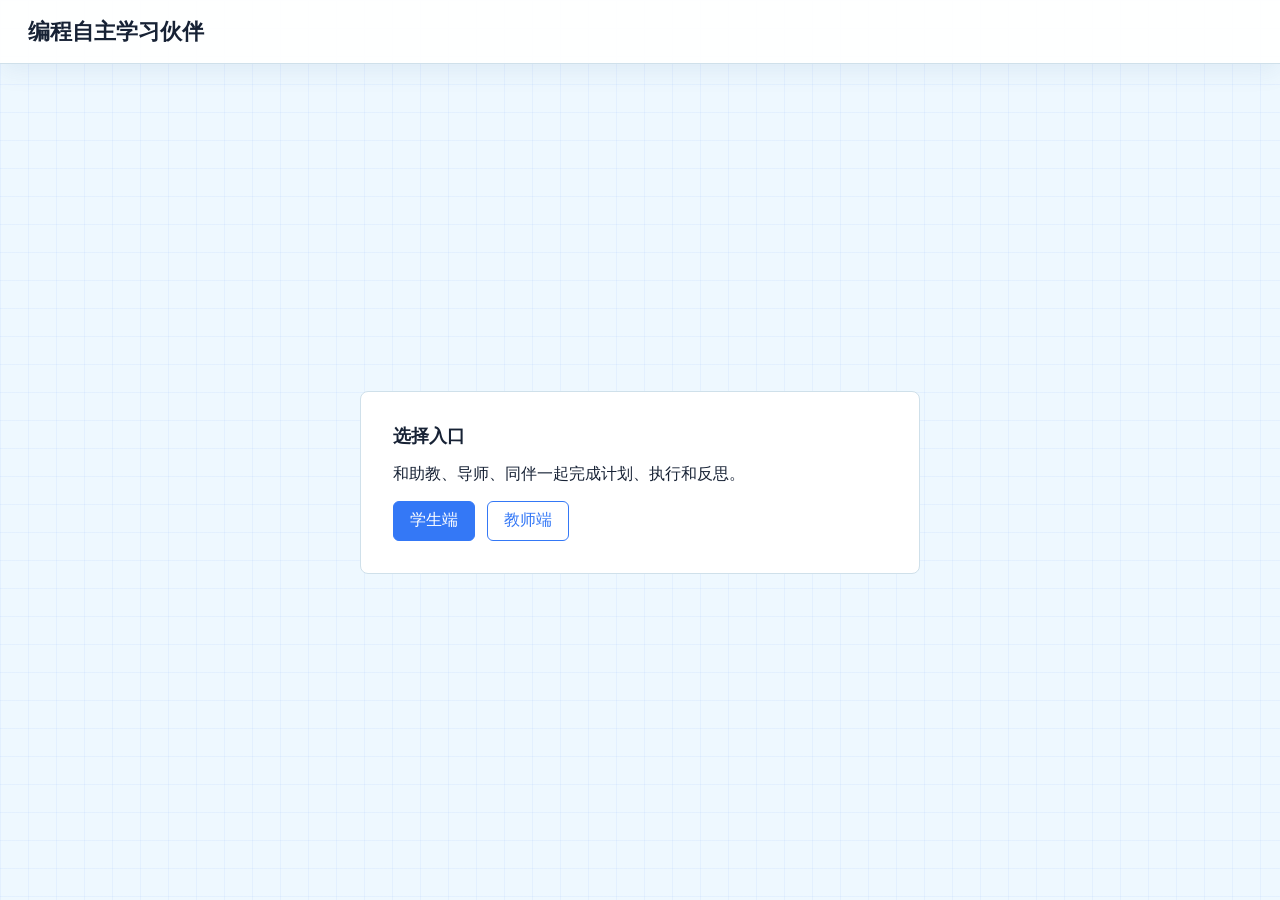
<file: templates/index.html>
<!doctype html>
<html lang="zh-CN">
<head>
  <meta charset="utf-8">
  <meta name="viewport" content="width=device-width, initial-scale=1">
  <title>编程自主学习伙伴</title>
  <link rel="stylesheet" href="/static/styles.css">
</head>
<body>
  <header class="topbar">
    <h1>编程自主学习伙伴</h1>
  </header>
  <main class="entry">
    <section class="entry-panel">
      <h2>选择入口</h2>
      <p>和助教、导师、同伴一起完成计划、执行和反思。</p>
      <div class="entry-actions">
        <a class="primary-link" href="/student">学生端</a>
        <a class="secondary-link" href="/teacher/login">教师端</a>
      </div>
    </section>
  </main>
</body>
</html>
</file>
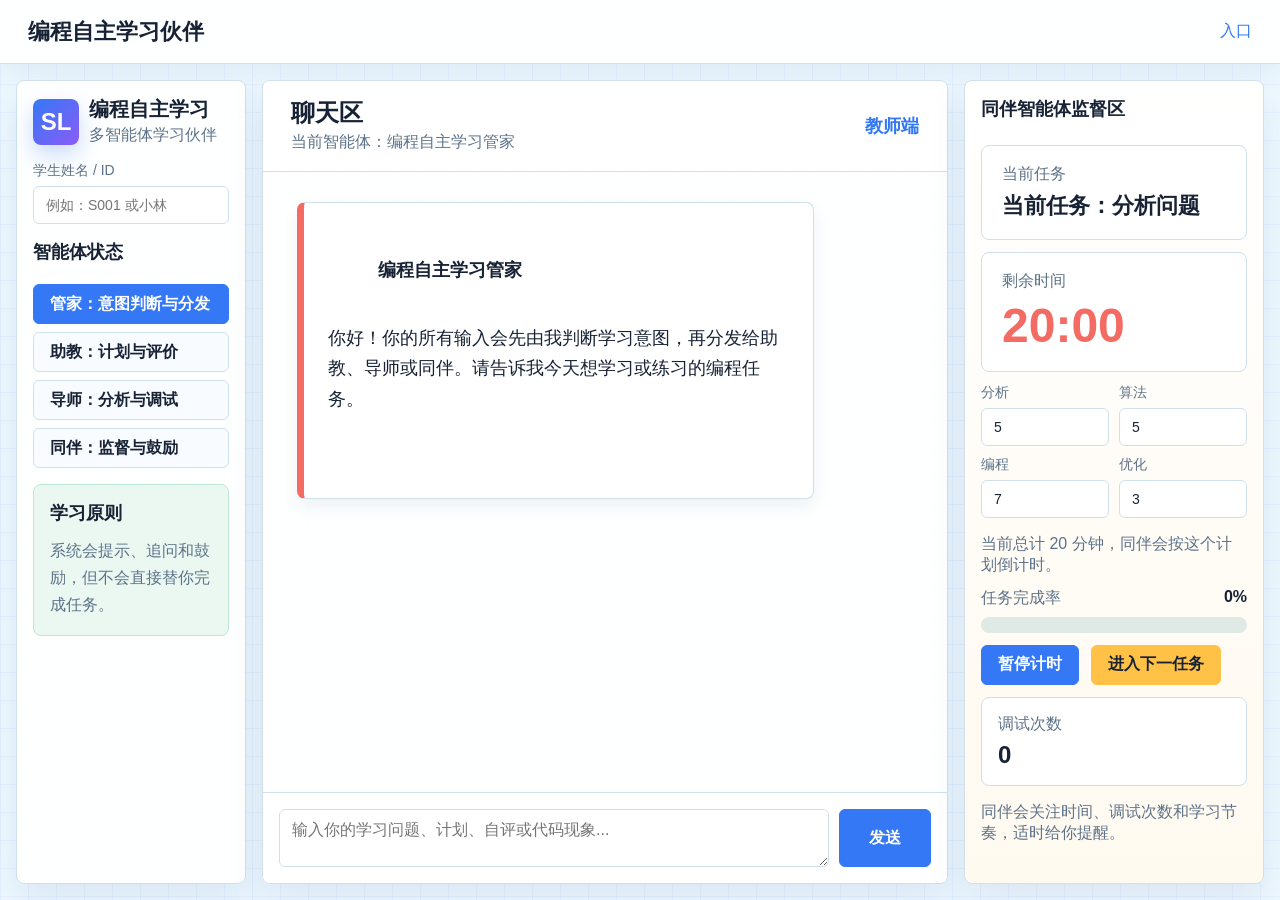
<file: templates/student.html>
<!doctype html>
<html lang="zh-CN">
<head>
  <meta charset="utf-8">
  <meta name="viewport" content="width=device-width, initial-scale=1">
  <title>学生端 - 编程自主学习伙伴</title>
  <link rel="stylesheet" href="/static/styles.css">
</head>
<body>
  <header class="topbar">
    <h1>编程自主学习伙伴</h1>
    <nav><a href="/">入口</a></nav>
  </header>
  <main class="student-layout">
    <aside class="side-panel user-panel">
      <div class="student-brand">
        <div class="brand-mark">SL</div>
        <div>
          <h2>编程自主学习</h2>
          <p>多智能体学习伙伴</p>
        </div>
      </div>
      <label class="name-row">学生姓名 / ID
        <input id="studentName" placeholder="例如：S001 或小林">
      </label>
      <section class="agent-status">
        <h2>智能体状态</h2>
        <button class="agent-chip manager active" data-agent="manager" type="button">管家：意图判断与分发</button>
        <button class="agent-chip assistant" data-agent="assistant">助教：计划与评价</button>
        <button class="agent-chip mentor" data-agent="mentor">导师：分析与调试</button>
        <button class="agent-chip peer" data-agent="peer">同伴：监督与鼓励</button>
      </section>
      <section class="study-rules">
        <h2>学习原则</h2>
        <p>系统会提示、追问和鼓励，但不会直接替你完成任务。</p>
      </section>
    </aside>
    <section class="chat-panel">
      <div class="chat-heading">
        <div>
          <h2>聊天区</h2>
          <p>当前智能体：<span id="activeAgentName">编程自主学习管家</span></p>
        </div>
        <a href="/teacher/login">教师端</a>
      </div>
      <div id="chatLog" class="chat-log">
        <div class="message bot manager">
          <strong>编程自主学习管家</strong>
          <p>你好！你的所有输入会先由我判断学习意图，再分发给助教、导师或同伴。请告诉我今天想学习或练习的编程任务。</p>
        </div>
      </div>
      <form id="chatForm" class="chat-form">
        <textarea id="messageInput" rows="2" placeholder="输入你的学习问题、计划、自评或代码现象..." required></textarea>
        <button type="submit">发送</button>
      </form>
    </section>
    <aside class="side-panel monitor-panel">
      <section class="timer-panel">
        <h2>同伴智能体监督区</h2>
        <div class="monitor-card">
          <span>当前任务</span>
          <strong id="timerTask" class="timer-task">等待学习计划</strong>
        </div>
        <div class="monitor-card">
          <span>剩余时间</span>
          <strong id="timerClock" class="timer-clock">20:00</strong>
        </div>
        <div class="time-inputs">
          <label>分析<input type="number" min="1" max="20" value="5" data-task="分析问题"></label>
          <label>算法<input type="number" min="1" max="20" value="5" data-task="设计算法"></label>
          <label>编程<input type="number" min="1" max="20" value="7" data-task="编写程序"></label>
          <label>优化<input type="number" min="1" max="20" value="3" data-task="代码优化"></label>
        </div>
        <p id="timePlanHint" class="peer-tip">四项任务时间总计需为20分钟。</p>
        <div class="progress-wrap">
          <div class="progress-label"><span>任务完成率</span><strong id="progressText">0%</strong></div>
          <div class="progress-track"><span id="progressBar"></span></div>
        </div>
        <div class="timer-actions">
          <button id="pauseTimer" disabled>暂停计时</button>
          <button id="nextTask" class="secondary-action">进入下一任务</button>
        </div>
        <div class="monitor-stats">
          <div><span>调试次数</span><strong id="debugCount">0</strong></div>
        </div>
        <p class="peer-tip">同伴会关注时间、调试次数和学习节奏，适时给你提醒。</p>
      </section>
    </aside>
  </main>
  <script src="/static/student.js"></script>
</body>
</html>
</file>
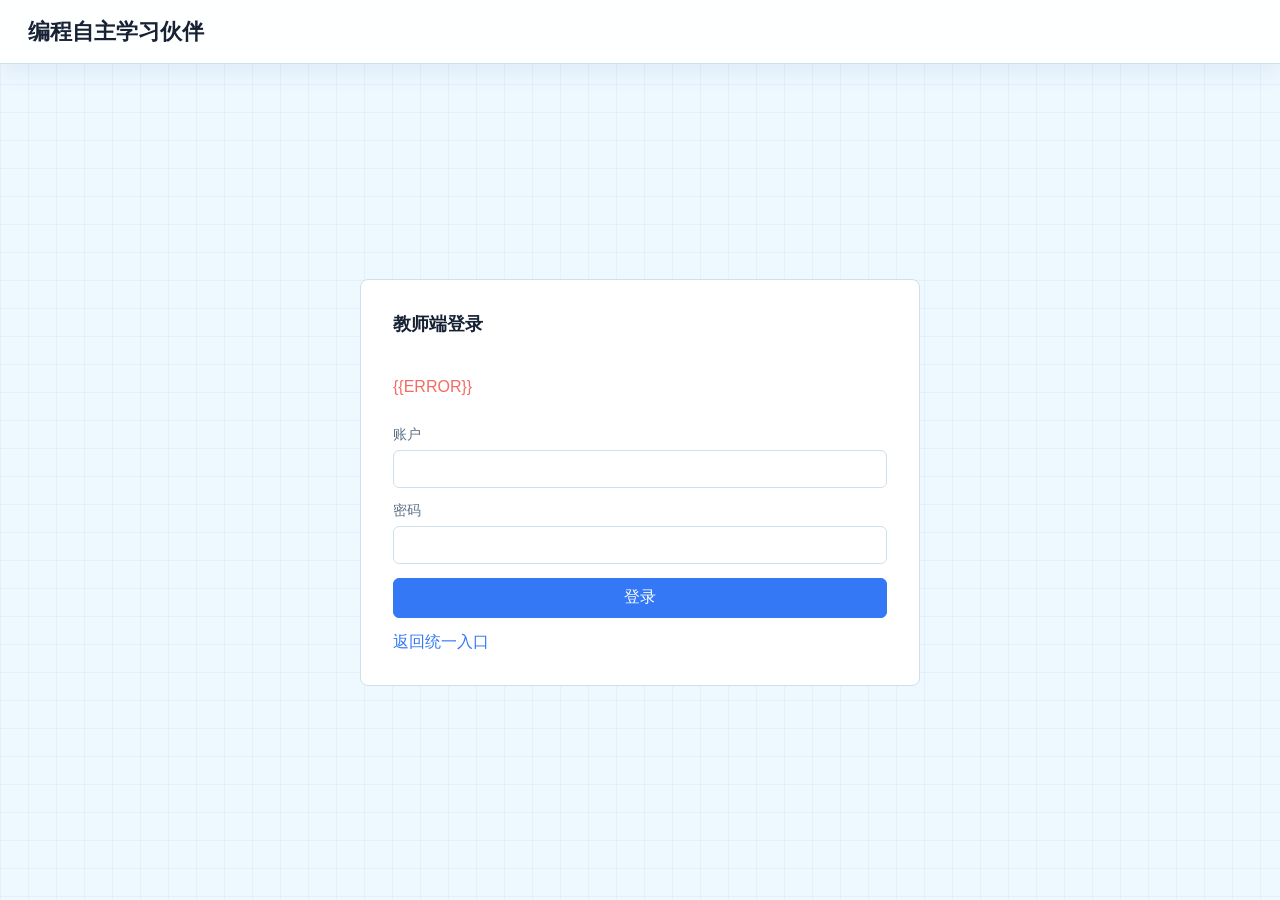
<file: templates/teacher_login.html>
<!doctype html>
<html lang="zh-CN">
<head>
  <meta charset="utf-8">
  <meta name="viewport" content="width=device-width, initial-scale=1">
  <title>教师登录 - 编程自主学习伙伴</title>
  <link rel="stylesheet" href="/static/styles.css">
</head>
<body>
  <header class="topbar">
    <h1>编程自主学习伙伴</h1>
  </header>
  <main class="entry">
    <form class="login-panel" method="post">
      <h2>教师端登录</h2>
      <p class="error">{{ERROR}}</p>
      <label>账户
        <input name="username" autocomplete="username" required>
      </label>
      <label>密码
        <input name="password" type="password" autocomplete="current-password" required>
      </label>
      <button type="submit">登录</button>
      <a href="/">返回统一入口</a>
    </form>
  </main>
</body>
</html>
</file>
<file: static/styles.css>
:root {
  --ink: #172235;
  --muted: #5d7288;
  --line: #cfe0ea;
  --paper: #ffffff;
  --bg: #eef8ff;
  --green: #3bb273;
  --blue: #3478f6;
  --yellow: #ffc247;
  --red: #f36b63;
  --purple: #8b5cf6;
  --cyan: #28c7d8;
  --soft-blue: #e8f2ff;
  --soft-green: #eaf8f1;
  --soft-yellow: #fff7df;
  --soft-red: #fff0ef;
  --soft-purple: #f3edff;
}

* {
  box-sizing: border-box;
}

body {
  margin: 0;
  color: var(--ink);
  background:
    linear-gradient(rgba(52, 120, 246, 0.06) 1px, transparent 1px),
    linear-gradient(90deg, rgba(52, 120, 246, 0.06) 1px, transparent 1px),
    var(--bg);
  background-size: 28px 28px;
  font-family: "Microsoft YaHei", "PingFang SC", Arial, sans-serif;
}

a {
  color: var(--blue);
  text-decoration: none;
}

button,
input,
textarea,
select {
  font: inherit;
}

.topbar {
  height: 64px;
  display: flex;
  align-items: center;
  justify-content: space-between;
  padding: 0 28px;
  background: rgba(255, 255, 255, 0.94);
  border-bottom: 1px solid var(--line);
  box-shadow: 0 8px 24px rgba(42, 92, 139, 0.08);
}

.topbar h1 {
  margin: 0;
  font-size: 22px;
}

.entry {
  min-height: calc(100vh - 64px);
  display: grid;
  place-items: center;
  padding: 24px;
}

.entry-panel,
.login-panel {
  width: min(560px, 100%);
  padding: 32px;
  background: var(--paper);
  border: 1px solid var(--line);
  border-radius: 8px;
}

.entry-panel h2,
.login-panel h2,
.teacher-grid h2,
.side-panel h2 {
  margin: 0 0 12px;
  font-size: 18px;
}

.entry-actions,
.download-actions,
.timer-actions {
  display: flex;
  gap: 12px;
  flex-wrap: wrap;
}

.primary-link,
.secondary-link,
button {
  min-height: 40px;
  padding: 0 16px;
  display: inline-flex;
  align-items: center;
  justify-content: center;
  border-radius: 6px;
  border: 1px solid var(--blue);
  cursor: pointer;
}

button,
.primary-link {
  color: white;
  background: var(--blue);
}

button.danger {
  color: white;
  background: var(--red);
  border-color: var(--red);
}

.secondary-link {
  background: white;
}

.small {
  min-height: 34px;
}

.inline-form {
  margin: 0;
}

.login-panel {
  display: grid;
  gap: 14px;
}

.login-panel label,
.name-row,
.time-inputs label {
  display: grid;
  gap: 6px;
  color: var(--muted);
  font-size: 14px;
}

input,
textarea,
select {
  width: 100%;
  border: 1px solid var(--line);
  border-radius: 6px;
  padding: 10px 12px;
  background: white;
  color: var(--ink);
}

textarea {
  resize: vertical;
}

.error {
  color: var(--red);
}

.success {
  color: var(--green);
  font-weight: 700;
}

.student-layout {
  display: grid;
  grid-template-columns: minmax(190px, 230px) minmax(640px, 1fr) minmax(250px, 300px);
  gap: 16px;
  padding: 16px;
  min-height: calc(100vh - 64px);
}

.side-panel,
.chat-panel,
.teacher-grid section {
  background: rgba(255, 255, 255, 0.95);
  border: 1px solid var(--line);
  border-radius: 8px;
  box-shadow: 0 16px 36px rgba(42, 92, 139, 0.10);
}

.side-panel {
  padding: 16px;
  display: grid;
  gap: 16px;
  align-content: start;
}

.student-brand {
  display: flex;
  align-items: center;
  gap: 10px;
}

.brand-mark {
  width: 46px;
  height: 46px;
  display: grid;
  place-items: center;
  color: white;
  background: linear-gradient(135deg, var(--blue), var(--purple));
  border-radius: 8px;
  font-size: 24px;
  font-weight: 800;
  box-shadow: 0 10px 22px rgba(52, 120, 246, 0.25);
}

.student-brand h2,
.chat-heading h2 {
  margin: 0;
  font-size: 24px;
  line-height: 1.2;
}

.student-brand h2 {
  font-size: 20px;
}

.student-brand p,
.chat-heading p,
.peer-tip {
  margin: 4px 0 0;
  color: var(--muted);
}

.peer-tip.warning {
  color: var(--red);
  font-weight: 700;
}

.study-rules {
  padding: 16px;
  background: var(--soft-green);
  border: 1px solid #bce8d2;
  border-radius: 8px;
}

.study-rules p {
  margin: 0;
  color: var(--muted);
  line-height: 1.7;
}

.agent-status {
  display: grid;
  gap: 8px;
}

.agent-chip {
  width: 100%;
  justify-content: flex-start;
  color: var(--ink);
  background: #f8fbff;
  border-color: var(--line);
  font-weight: 700;
}

.agent-chip.active {
  color: white;
  background: var(--blue);
  border-color: var(--blue);
}

.agent-chip.assistant.active {
  background: var(--green);
  border-color: var(--green);
}

.agent-chip.mentor.active {
  background: var(--purple);
  border-color: var(--purple);
}

.agent-chip.peer.active {
  background: var(--yellow);
  border-color: var(--yellow);
  color: var(--ink);
}

.timer-panel,
.code-panel {
  display: grid;
  gap: 12px;
}

.timer-task {
  display: block;
  margin-top: 6px;
  color: var(--ink);
  font-size: 22px;
  line-height: 1.35;
}

.timer-clock {
  display: block;
  margin-top: 6px;
  color: var(--red);
  font-size: 48px;
  font-weight: 700;
}

.debug-count {
  padding: 8px 10px;
  color: var(--muted);
  background: #f7fafc;
  border: 1px solid var(--line);
  border-radius: 6px;
}

.time-inputs {
  display: grid;
  grid-template-columns: repeat(2, 1fr);
  gap: 10px;
}

.chat-panel {
  display: grid;
  grid-template-rows: auto 1fr auto;
  min-height: 0;
  overflow: hidden;
}

.chat-heading {
  min-height: 88px;
  display: flex;
  align-items: center;
  justify-content: space-between;
  gap: 18px;
  padding: 18px 28px;
  border-bottom: 1px solid var(--line);
  background: rgba(255, 255, 255, 0.92);
}

.chat-heading a {
  color: var(--blue);
  font-size: 18px;
  font-weight: 800;
}

.chat-log {
  overflow-y: auto;
  padding: 30px 34px;
  display: flex;
  flex-direction: column;
  gap: 18px;
}

.message {
  max-width: 84%;
  padding: 22px 24px;
  border-radius: 8px;
  border: 1px solid var(--line);
  white-space: pre-wrap;
  line-height: 1.7;
  font-size: 18px;
  box-shadow: 0 8px 18px rgba(42, 92, 139, 0.08);
}

.message p {
  margin: 6px 0 0;
}

.message.user {
  align-self: flex-end;
  color: white;
  background: linear-gradient(135deg, var(--blue), #4f8df8);
  border-color: var(--blue);
}

.message.bot {
  align-self: flex-start;
  background: white;
}

.message.manager {
  border-left: 7px solid var(--red);
}

.message.assistant {
  border-left: 7px solid var(--green);
}

.message.mentor {
  border-left: 7px solid var(--purple);
}

.message.peer {
  border-left: 7px solid var(--yellow);
}

.chat-form {
  display: grid;
  grid-template-columns: 1fr 92px;
  gap: 10px;
  padding: 16px;
  border-top: 1px solid var(--line);
  background: white;
}

.chat-form button,
.timer-actions button {
  font-weight: 800;
}

.monitor-panel {
  background: linear-gradient(180deg, #ffffff 0%, #fffaf0 100%);
}

.monitor-card {
  padding: 18px 20px;
  background: white;
  border: 1px solid var(--line);
  border-radius: 8px;
}

.monitor-card span,
.monitor-stats span,
.progress-label span {
  color: var(--muted);
}

.progress-wrap {
  display: grid;
  gap: 8px;
}

.progress-label {
  display: flex;
  justify-content: space-between;
}

.progress-track {
  height: 16px;
  overflow: hidden;
  background: #dfeae7;
  border-radius: 999px;
}

.progress-track span {
  display: block;
  width: 0%;
  height: 100%;
  background: linear-gradient(90deg, var(--green), var(--cyan));
  border-radius: inherit;
  transition: width 0.25s ease;
}

.secondary-action {
  color: var(--ink);
  background: var(--yellow);
  border-color: var(--yellow);
}

.monitor-stats {
  display: grid;
  grid-template-columns: 1fr;
  gap: 12px;
}

.monitor-stats div {
  padding: 16px;
  background: white;
  border: 1px solid var(--line);
  border-radius: 8px;
}

.monitor-stats strong {
  display: block;
  margin-top: 6px;
  font-size: 24px;
}

.teacher-grid {
  display: grid;
  grid-template-columns: 1fr 1.4fr;
  gap: 18px;
  padding: 18px;
}

.teacher-grid section {
  padding: 18px;
}

.upload-box {
  display: flex;
  gap: 10px;
  margin-bottom: 16px;
}

.table-wrap {
  max-height: 520px;
  overflow: auto;
  border: 1px solid var(--line);
  border-radius: 8px;
}

table {
  width: 100%;
  border-collapse: collapse;
  font-size: 14px;
}

th,
td {
  padding: 10px;
  border-bottom: 1px solid var(--line);
  text-align: left;
  vertical-align: top;
}

th {
  background: #f7fafc;
}

.action-col {
  width: 88px;
  white-space: nowrap;
}

@media (max-width: 1100px) {
  .student-layout,
  .teacher-grid {
    grid-template-columns: 1fr;
  }

  .chat-form {
    grid-template-columns: 1fr;
  }

  .message {
    max-width: 100%;
  }
}
</file>
